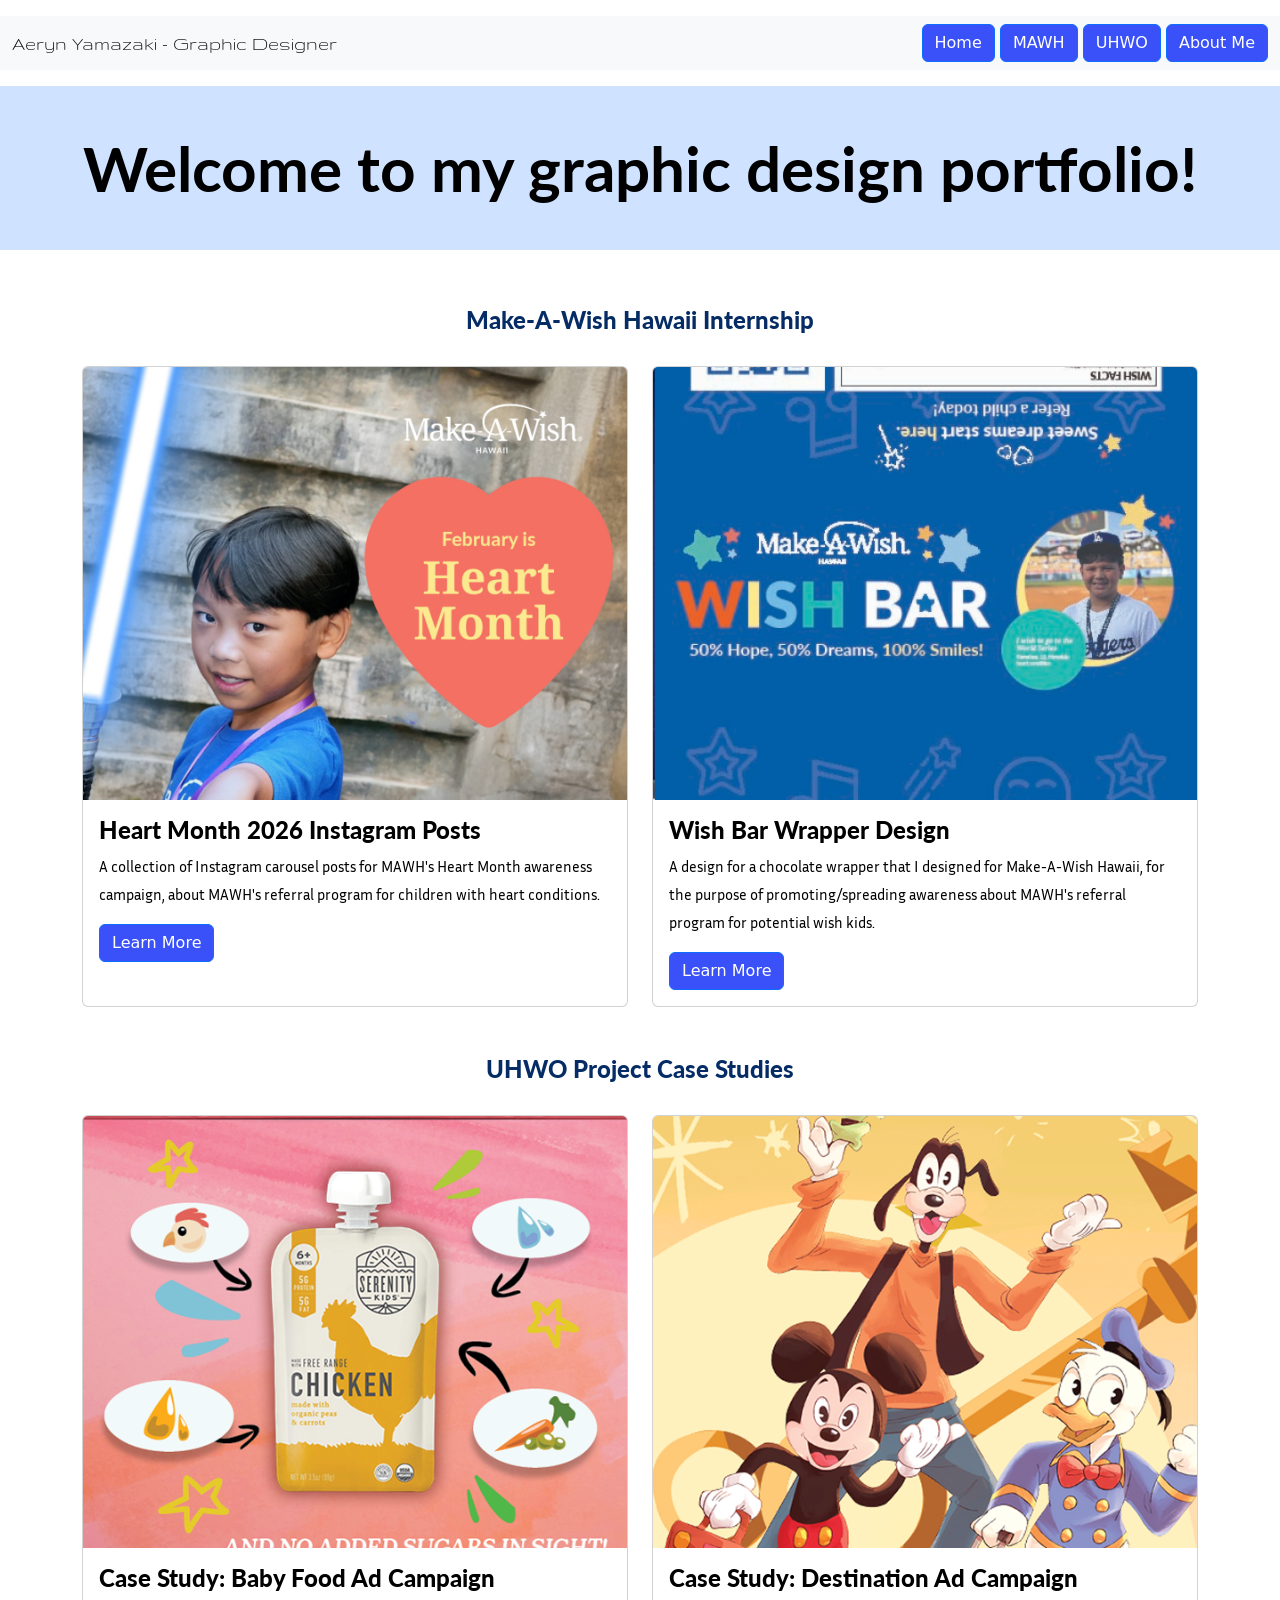
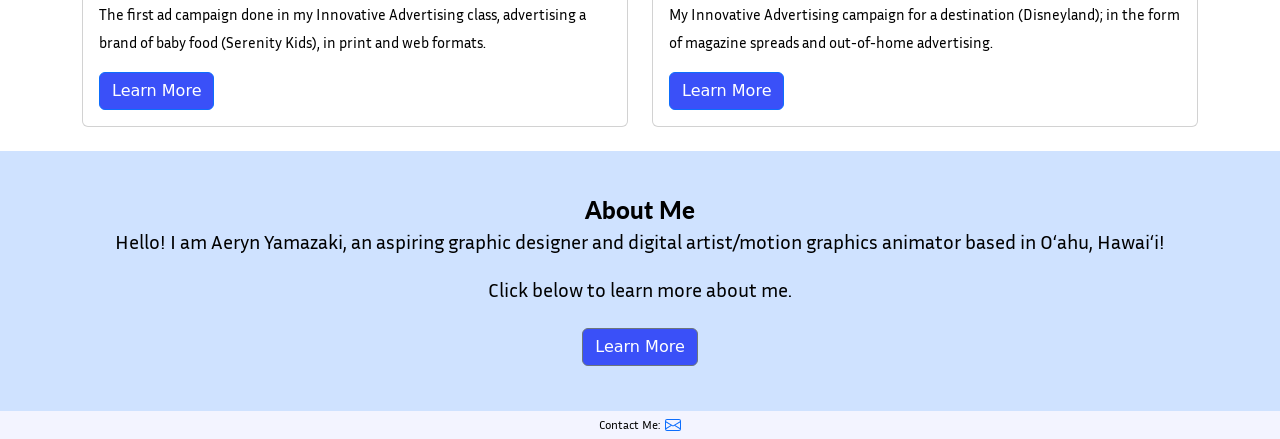
<file: index.html>
<!DOCTYPE html>
<html lang="en">
<head>
    <!-- REQUIRED: Meta Tags -->
    <meta charset="UTF-8">
    <meta name="viewport" content="width=device-width, initial-scale=1.0">

    <!-- REQUIRED: Page Title -->
    <title>Art of AY</title>

    <!-- REQUIRED: Bootstrap CSS -->
    <link href="https://cdn.jsdelivr.net/npm/bootstrap@5.3.3/dist/css/bootstrap.min.css" rel="stylesheet" integrity="sha384-QWTKZyjpPEjISv5WaRU9OFeRpok6YctnYmDr5pNlyT2bRjXh0JMhjY6hW+ALEwIH" crossorigin="anonymous">

    <!-- REQUIRED: Your Custom CSS-->
    <link rel="stylesheet" href="css/style.css">
  
    <!-- REQUIRED: Google Font API -->
      <link rel="preconnect" href="https://fonts.googleapis.com">
      <link rel="preconnect" href="https://fonts.gstatic.com" crossorigin>
      <link href="https://fonts.googleapis.com/css2?family=Gruppo&display=swap" rel="stylesheet">    


      <link rel="preconnect" href="https://fonts.googleapis.com">
      <link rel="preconnect" href="https://fonts.gstatic.com" crossorigin>
      <link href="https://fonts.googleapis.com/css2?family=Lato:ital,wght@0,100;0,300;0,400;0,700;0,900;1,100;1,300;1,400;1,700;1,900&display=swap" rel="stylesheet">


      <link rel="preconnect" href="https://fonts.googleapis.com">
      <link rel="preconnect" href="https://fonts.gstatic.com" crossorigin>
      <link href="https://fonts.googleapis.com/css2?family=Inria+Sans:ital,wght@0,300;0,400;0,700;1,300;1,400;1,700&display=swap" rel="stylesheet">


</head>

<body>
    <!-- Content will go here -->
<!-- Start of Header Section -->
<header class="py-3">
   <nav class="navbar navbar-expand-lg navbar-light bg-light">
  <div class="container-fluid">
    <a class="navbar-brand" href="index.html">Aeryn Yamazaki - Graphic Designer</a>
    <button class="navbar-toggler" type="button" data-bs-toggle="collapse" data-bs-target="#navbarSupportedContent" aria-controls="navbarSupportedContent" aria-expanded="false" aria-label="Toggle navigation">
      <span class="navbar-toggler-icon"></span>
    </button>

    <div class="collapse navbar-collapse" id="navbarSupportedContent" style="justify-content: end;">
      <div class="d-grid gap-3 d-md-block" style="justify-content: end;">
  <a class="btn btn-primary" href="index.html">Home</a>
  <a class="btn btn-primary" href="mawh1.html">MAWH</a>
    <a class="btn btn-primary" href="uhwo1.html">UHWO</a>
  <a class="btn btn-primary" href="aboutme.html">About Me</a>
</div>
        

  </div>
</nav>

</header>

<!-- End of Header Section -->

<!-- Start of Hero Section -->
<section class="hero">
  <h1>Welcome to my graphic design portfolio!</h1>
</section>
<!-- End of Hero Section -->

<br>
<br>

<!-- MAWH Projects Listing -->
 <h2>Make-A-Wish Hawaii Internship</h2>
<br>

<section class="mawh projects">
  <div class="container">
  <div class="row">
    <div class="col">
      <!-- Start of Heart Month Section -->
<div class="card h-100">
  <img src="images/Heart Month 2026 Post Thumbnail.png" class="card-img-top" alt="Heart Month 2026 Thumbnail">
  <div class="card-body">
    <h3>Heart Month 2026 Instagram Posts</h3>
    <p class="card-text">A collection of Instagram carousel posts for MAWH's Heart Month awareness campaign, about MAWH's referral program for children with heart conditions.</p>
    <a href="mawh1.html" class="btn btn-primary">Learn More</a>
  </div>
</div>
<!-- End of Heart Month Section -->
    </div>
    <div class="col">
      <!-- Start of Cheers Section -->
<div class="card">
  <img src="images/Wish Bar Thumbnail.png" class="card-img-top" alt="Wish Bar Thumbnail">
  <div class="card-body">
    <h3>Wish Bar Wrapper Design</h3>
    <p class="card-text"> A design for a chocolate wrapper that I designed for Make-A-Wish Hawaii, for the purpose of promoting/spreading awareness about MAWH's referral program for  potential wish kids.</p>
    <a href="mawh2.html" class="btn btn-primary">Learn More</a>
  </div>
</div>
 <!-- End of Cheers Section -->
    </div>
  </div>
</div>
</section>

<br>
<br>

<section> 
   <h2>UHWO Project Case Studies</h2>
<br>
  <!-- Start of UHWO Section -->
   <div class="container">
  <div class="row">
    <div class="col">
      <!-- Start of Baby Food Case Study -->
 <div class="card">
  <img src="images/UHWO Baby Food Campaign Thumbnail.png" class="card-img-top" alt="Baby Food Ad Thumbnail">
  <div class="card-body">
    <h3>Case Study: Baby Food Ad Campaign</h3>
    <p class="card-text">The first ad campaign done in my Innovative Advertising class, advertising a brand of baby food (Serenity Kids), in print and web formats.  </p>
    <a href="uhwo1.html" class="btn btn-primary">Learn More</a>
  </div>
</div>
<!-- End of Baby Food Case Study -->
    </div>
    <div class="col">
      <!-- Start of Disney Case Study -->
 <div class="card">
  <img src="images/UHWO Disney Thumbnail.png" class="card-img-top" alt="Disney Ad Thumbnail">
  <div class="card-body">
    <h3>Case Study: Destination Ad Campaign</h3>
    <p class="card-text">My Innovative Advertising campaign for a destination (Disneyland); in the form of magazine spreads and out-of-home advertising.</p>
    <a href="uhwo2.html" class="btn btn-primary">Learn More</a>
  </div>
</div>
 <!-- End of Disney Case Study -->
    </div>
  </div>
</div>
<!-- End of UHWO Section -->
</section>

<!-- End of Projects Listig -->

<br>

<!-- Start of About Me Section -->
<section class="AboutMe">
  <h4>About Me</h4>
  <div class="text" style="text-align: center;">
<p2>Hello! I am Aeryn Yamazaki, an aspiring graphic designer and digital artist/motion graphics animator based in O‘ahu, Hawai‘i!</p2>
<br>
<br>
<p2> Click below to learn more about me.</p2>
  </div>
     <br>
     <div class="d-flex justify-content-center">
      <a href="aboutme.html"><button type="button"class="btn btn-secondary">Learn More</button></a> </div>
</section>
<!-- End of About Me Section -->

<!-- Start of Footer -->
<footer class="footer">
  <div class="text" style="text-align: center;">
<p3>Contact Me:</p3>
<a href="mailto: aeryny27@gmail.com"> 
 <svg xmlns="http://www.w3.org/2000/svg" width="16" height="16" fill="currentColor" class="bi bi-envelope" viewBox="0 0 16 16">
  <path d="M0 4a2 2 0 0 1 2-2h12a2 2 0 0 1 2 2v8a2 2 0 0 1-2 2H2a2 2 0 0 1-2-2zm2-1a1 1 0 0 0-1 1v.217l7 4.2 7-4.2V4a1 1 0 0 0-1-1zm13 2.383-4.708 2.825L15 11.105zm-.034 6.876-5.64-3.471L8 9.583l-1.326-.795-5.64 3.47A1 1 0 0 0 2 13h12a1 1 0 0 0 .966-.741M1 11.105l4.708-2.897L1 5.383z"/>
</svg>

</a>
  </div>
</footer>
<!-- End of Footer Section -->


    <!-- REQUIRED: Javascript -->
    <script src="https://cdn.jsdelivr.net/npm/bootstrap@5.3.3/dist/js/bootstrap.bundle.min.js" integrity="sha384-YvpcrYf0tY3lHB60NNkmXc5s9fDVZLESaAA55NDzOxhy9GkcIdslK1eN7N6jIeHz" crossorigin="anonymous"></script>
</body>

</html>
</file>
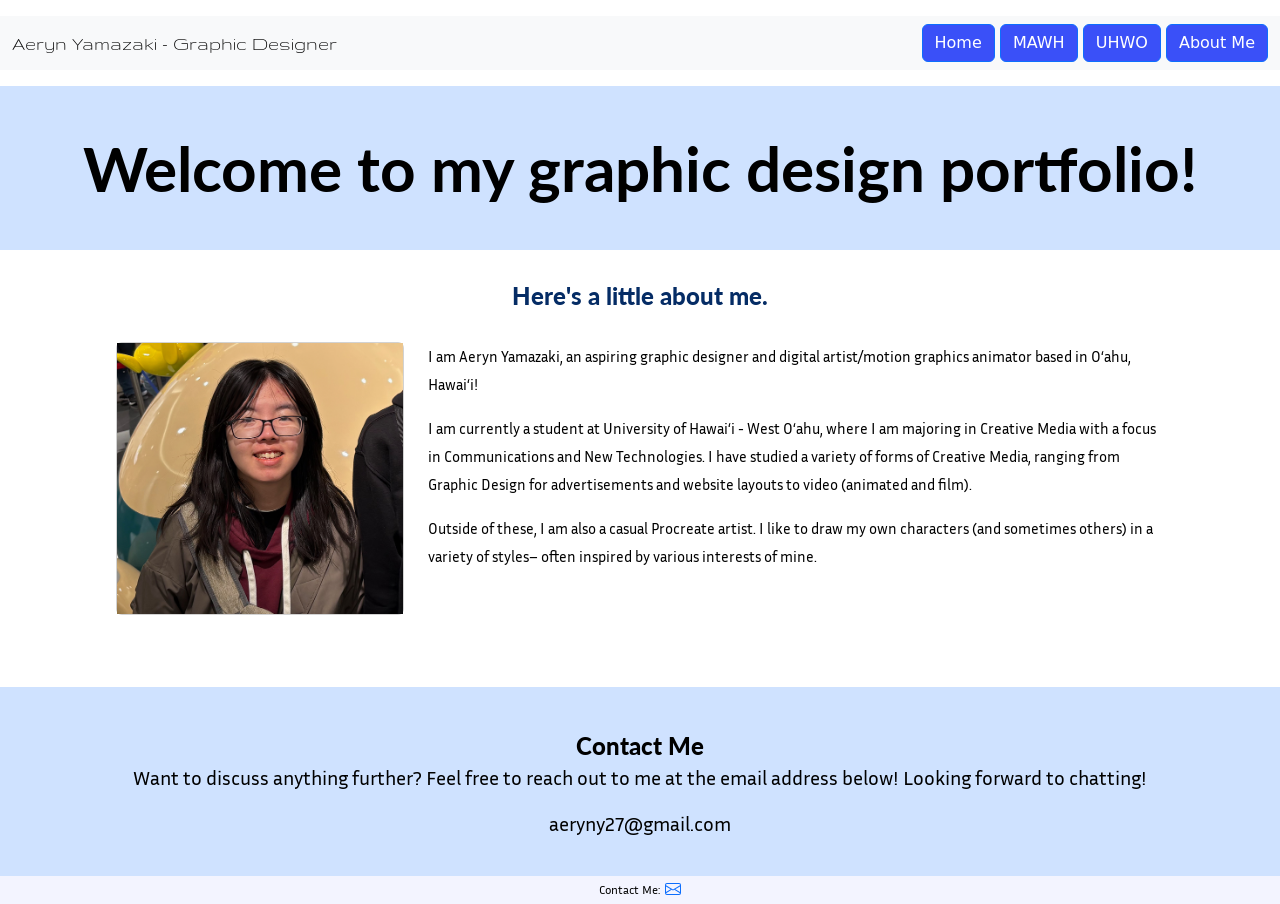
<file: aboutme.html>
<!DOCTYPE html>
<html lang="en">
<head>
    <!-- REQUIRED: Meta Tags -->
    <meta charset="UTF-8">
    <meta name="viewport" content="width=device-width, initial-scale=1.0">

    <!-- REQUIRED: Page Title -->
    <title>Art of AY</title>

    <!-- REQUIRED: Bootstrap CSS -->
    <link href="https://cdn.jsdelivr.net/npm/bootstrap@5.3.3/dist/css/bootstrap.min.css" rel="stylesheet" integrity="sha384-QWTKZyjpPEjISv5WaRU9OFeRpok6YctnYmDr5pNlyT2bRjXh0JMhjY6hW+ALEwIH" crossorigin="anonymous">

    <!-- REQUIRED: Your Custom CSS-->
    <link rel="stylesheet" href="css/style.css">

    <!-- REQUIRED: Google Font API -->
    <link href="https://fonts.googleapis.com/css2?family=Sora:wght@400;700&display=swap" rel="stylesheet">
    <link rel="preconnect" href="https://fonts.googleapis.com">
      <link rel="preconnect" href="https://fonts.gstatic.com" crossorigin>
      <link href="https://fonts.googleapis.com/css2?family=Gruppo&display=swap" rel="stylesheet">    


      <link rel="preconnect" href="https://fonts.googleapis.com">
      <link rel="preconnect" href="https://fonts.gstatic.com" crossorigin>
      <link href="https://fonts.googleapis.com/css2?family=Lato:ital,wght@0,100;0,300;0,400;0,700;0,900;1,100;1,300;1,400;1,700;1,900&display=swap" rel="stylesheet">


      <link rel="preconnect" href="https://fonts.googleapis.com">
      <link rel="preconnect" href="https://fonts.gstatic.com" crossorigin>
      <link href="https://fonts.googleapis.com/css2?family=Inria+Sans:ital,wght@0,300;0,400;0,700;1,300;1,400;1,700&display=swap" rel="stylesheet">
</head>

<body>
    <!-- Content will go here -->
<!-- Start of Header Section -->
<header class="py-3">
   <nav class="navbar navbar-expand-lg navbar-light bg-light">
  <div class="container-fluid">
    <a class="navbar-brand" href="index.html">Aeryn Yamazaki - Graphic Designer</a>
    <button class="navbar-toggler" type="button" data-bs-toggle="collapse" data-bs-target="#navbarSupportedContent" aria-controls="navbarSupportedContent" aria-expanded="false" aria-label="Toggle navigation">
      <span class="navbar-toggler-icon"></span>
    </button>
    <div class="collapse navbar-collapse" id="navbarSupportedContent" style="justify-content: end;">
      <div class="d-grid gap-3 d-md-block" style="justify-content: end;">
  <a class="btn btn-primary" href="index.html">Home</a>
  <a class="btn btn-primary" href="mawh1.html">MAWH</a>
    <a class="btn btn-primary" href="uhwo1.html">UHWO</a>
  <a class="btn btn-primary" href="aboutme.html">About Me</a>
</div>
        

  </div>
</nav>

</header>


<!-- End of Header Section -->

<!-- Start of Hero Section -->
<section class="hero">
  <h1>Welcome to my graphic design portfolio!</h1>
</section>
<!-- End of Hero Section -->
<br>

<h2>Here's a little about me.</h2>

<br>

      <div class="container">
  <div class="row row-cols-auto" style="justify-content: center;">
    <div class="col"> <div class="card" style="width: 18rem;">
       <img src="images/Aeryn MAWH Intro Photo 1.png" alt="Aeryn Yamazaki">

    </div>

    <div class="row">
        <div class="col-sm-2"></div>
    </div>

<br>

    </div>
    <div class="col-sm-8"> <div class="text" style="margin-right: auto;"></div>
     <p>I am Aeryn Yamazaki, an aspiring graphic designer and digital artist/motion graphics animator based in O‘ahu, Hawai‘i!</p>
      <p>I am currently a student at University of Hawai‘i - West O‘ahu, where I am majoring in Creative Media with a focus in Communications and New Technologies. I have studied a variety of forms of Creative Media, ranging from Graphic Design for advertisements and website layouts to video (animated and film). </p>
   <p>Outside of these, I am also a casual Procreate artist. I like to draw my own characters (and sometimes others) in a variety of styles– often inspired by various interests of mine. </p>
    </div>
  </div>
  </div>
</div>

</div>
</div>
</div>
</div>

<br>
<br>

<!-- Start of Contact Me Section -->
<section class="AboutMe">
  <div class="text" style="text-align: center;">
 <h4>Contact Me</h4>
  <p2>Want to discuss anything further? Feel free to reach out to me at the email address below! Looking forward to chatting!</p2>
     <br>
     <br>
     <div class="d-flex justify-content-center">
      
<p2>aeryny27@gmail.com</p2>

  </div>

</section>
<!-- End of Contact Me Section -->

<!-- Start of Footer -->
<footer class="footer">
  <div class="text" style="text-align: center;">
<p3>Contact Me:</p3>
<a href="mailto: aeryny27@gmail.com"> 
 <svg xmlns="http://www.w3.org/2000/svg" width="16" height="16" fill="currentColor" class="bi bi-envelope" viewBox="0 0 16 16">
  <path d="M0 4a2 2 0 0 1 2-2h12a2 2 0 0 1 2 2v8a2 2 0 0 1-2 2H2a2 2 0 0 1-2-2zm2-1a1 1 0 0 0-1 1v.217l7 4.2 7-4.2V4a1 1 0 0 0-1-1zm13 2.383-4.708 2.825L15 11.105zm-.034 6.876-5.64-3.471L8 9.583l-1.326-.795-5.64 3.47A1 1 0 0 0 2 13h12a1 1 0 0 0 .966-.741M1 11.105l4.708-2.897L1 5.383z"/>
</svg>

</a>
  </div>
</footer>
<!-- End of Footer Section -->

    <!-- REQUIRED: Javascript -->
    <script src="https://cdn.jsdelivr.net/npm/bootstrap@5.3.3/dist/js/bootstrap.bundle.min.js" integrity="sha384-YvpcrYf0tY3lHB60NNkmXc5s9fDVZLESaAA55NDzOxhy9GkcIdslK1eN7N6jIeHz" crossorigin="anonymous"></script>
</body>

</html>
</file>
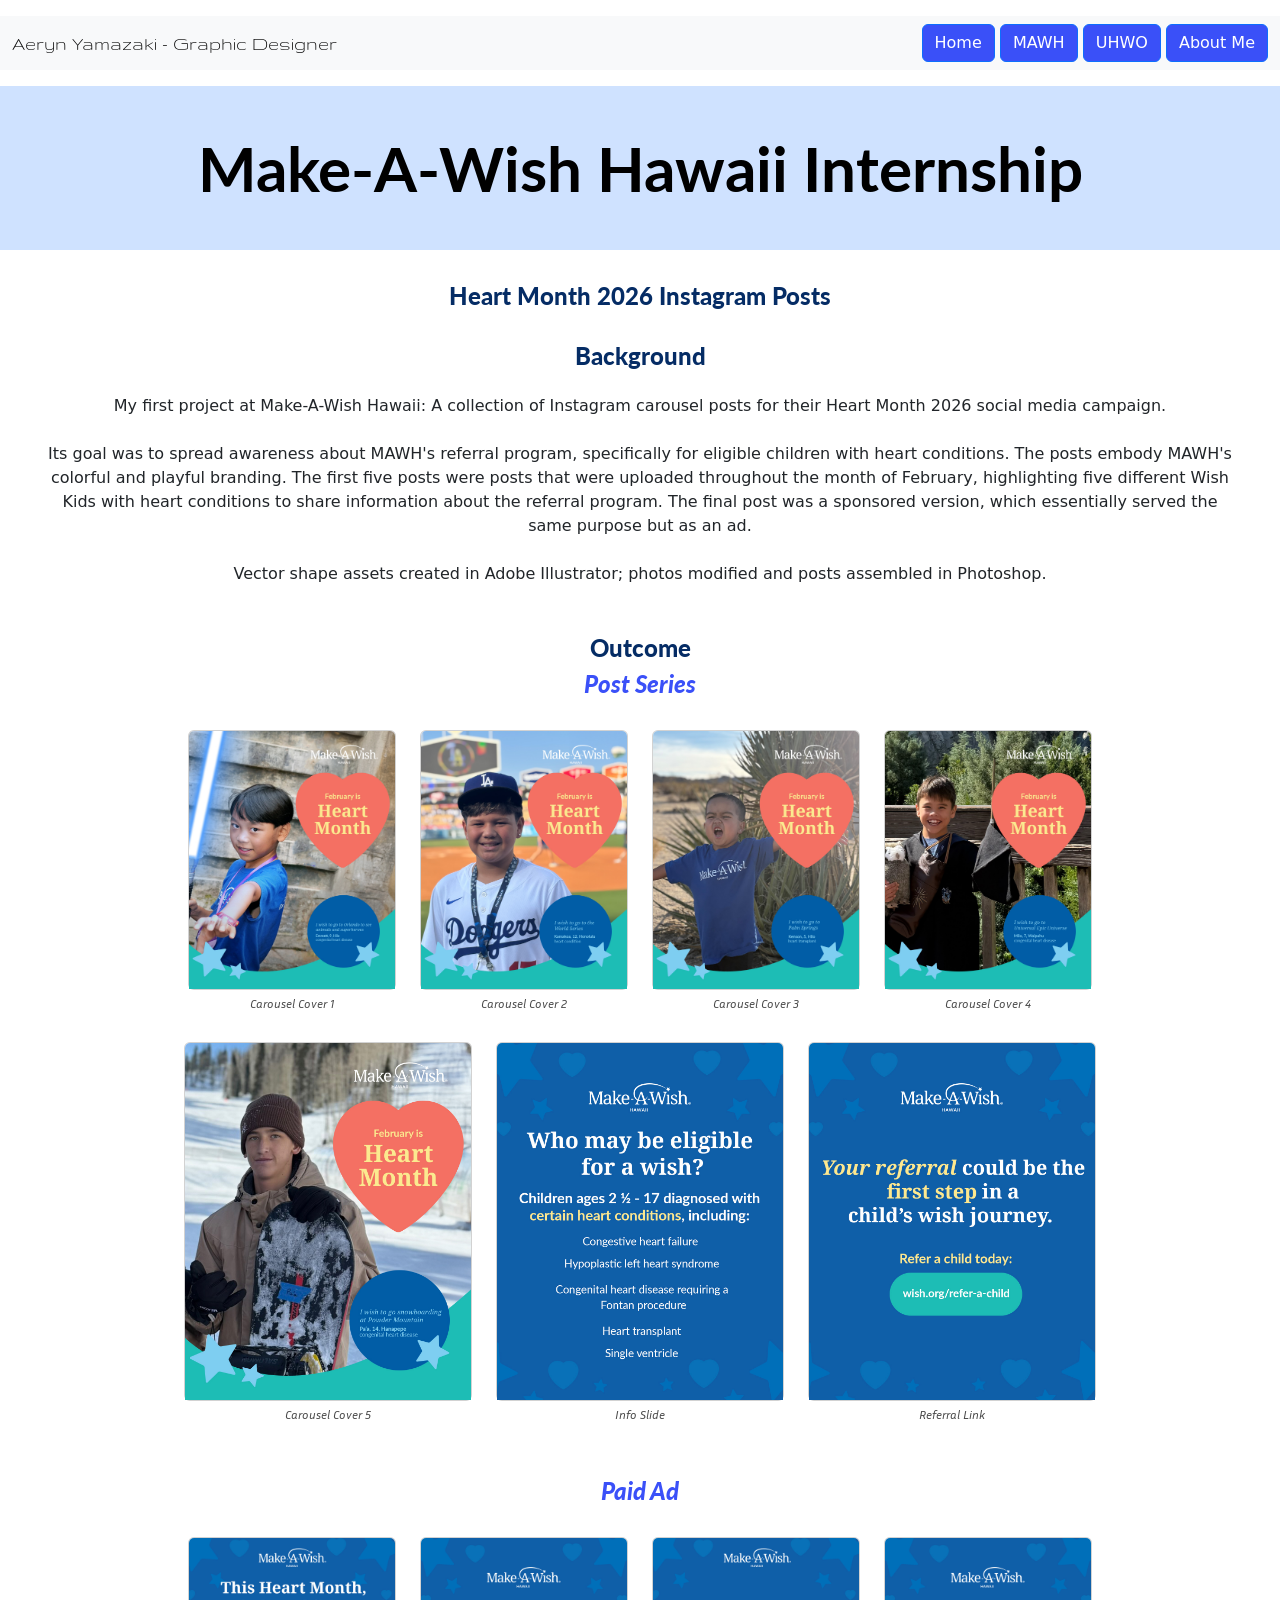
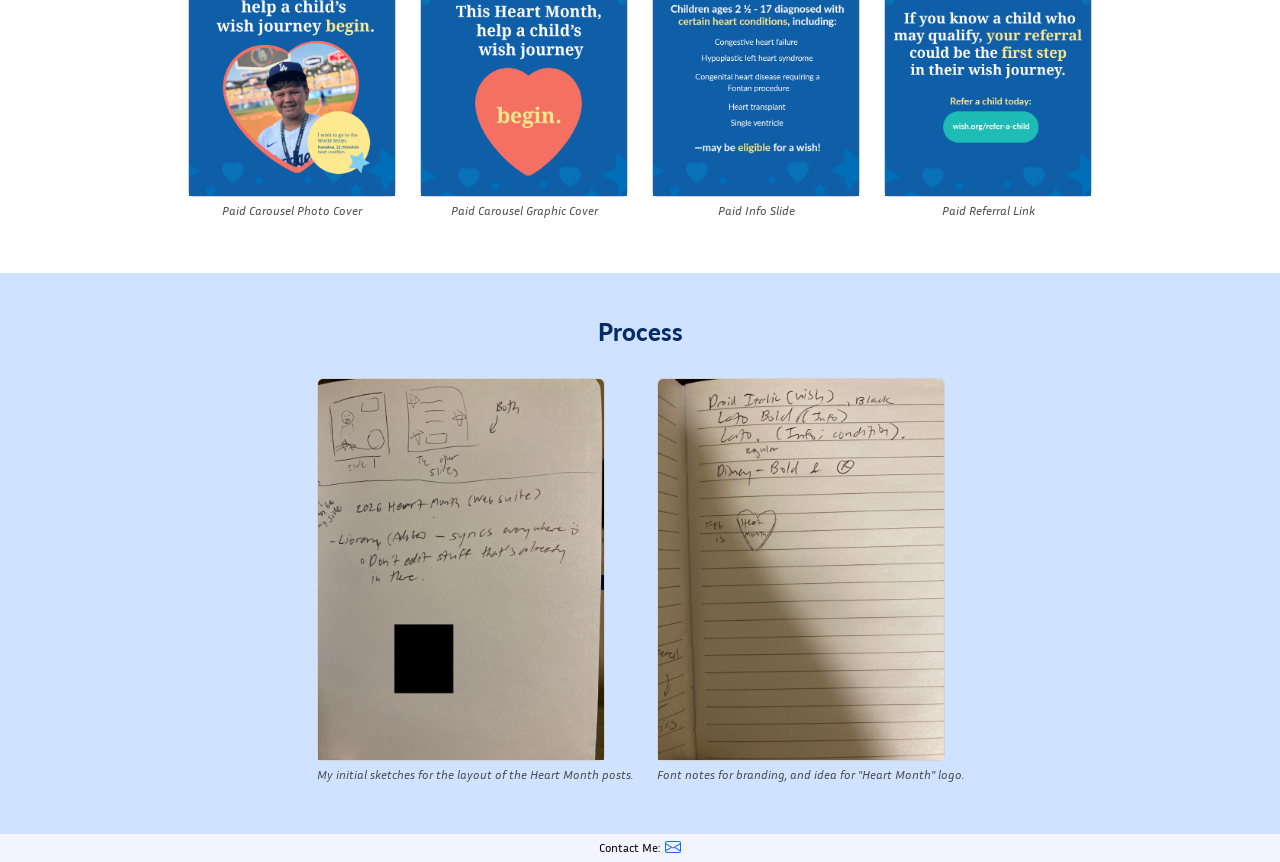
<file: mawh1.html>
<!DOCTYPE html>
<html lang="en">
<head>
    <!-- REQUIRED: Meta Tags -->
    <meta charset="UTF-8">
    <meta name="viewport" content="width=device-width, initial-scale=1.0">

    <!-- REQUIRED: Page Title -->
    <title>Art of AY</title>

    <!-- REQUIRED: Bootstrap CSS -->
    <link href="https://cdn.jsdelivr.net/npm/bootstrap@5.3.3/dist/css/bootstrap.min.css" rel="stylesheet" integrity="sha384-QWTKZyjpPEjISv5WaRU9OFeRpok6YctnYmDr5pNlyT2bRjXh0JMhjY6hW+ALEwIH" crossorigin="anonymous">

    <!-- REQUIRED: Your Custom CSS-->
    <link rel="stylesheet" href="css/style.css">

    <!-- REQUIRED: Google Font API -->
    <link href="https://fonts.googleapis.com/css2?family=Sora:wght@400;700&display=swap" rel="stylesheet">
    <link rel="preconnect" href="https://fonts.googleapis.com">
      <link rel="preconnect" href="https://fonts.gstatic.com" crossorigin>
      <link href="https://fonts.googleapis.com/css2?family=Gruppo&display=swap" rel="stylesheet">    


      <link rel="preconnect" href="https://fonts.googleapis.com">
      <link rel="preconnect" href="https://fonts.gstatic.com" crossorigin>
      <link href="https://fonts.googleapis.com/css2?family=Lato:ital,wght@0,100;0,300;0,400;0,700;0,900;1,100;1,300;1,400;1,700;1,900&display=swap" rel="stylesheet">


      <link rel="preconnect" href="https://fonts.googleapis.com">
      <link rel="preconnect" href="https://fonts.gstatic.com" crossorigin>
      <link href="https://fonts.googleapis.com/css2?family=Inria+Sans:ital,wght@0,300;0,400;0,700;1,300;1,400;1,700&display=swap" rel="stylesheet">
</head>

<body>
    <!-- Content will go here -->
<!-- Start of Header Section -->
<header class="py-3">
   <nav class="navbar navbar-expand-lg navbar-light bg-light">
  <div class="container-fluid">
    <a class="navbar-brand" href="index.html">Aeryn Yamazaki - Graphic Designer</a>
    <button class="navbar-toggler" type="button" data-bs-toggle="collapse" data-bs-target="#navbarSupportedContent" aria-controls="navbarSupportedContent" aria-expanded="false" aria-label="Toggle navigation">
      <span class="navbar-toggler-icon"></span>
    </button>
    <div class="collapse navbar-collapse" id="navbarSupportedContent" style="justify-content: end;">
      <div class="d-grid gap-3 d-md-block" style="justify-content: end;">
  <a class="btn btn-primary" href="index.html">Home</a>
  <a class="btn btn-primary" href="mawh2.html">MAWH</a>
    <a class="btn btn-primary" href="uhwo1.html">UHWO</a>
  <a class="btn btn-primary" href="aboutme.html">About Me</a>
</div>
        

  </div>
</nav>

</header>
<!-- End of Header Section -->

<!-- Start of Hero Section -->
<section class="hero">
  <h1>Make-A-Wish Hawaii Internship</h1>
</section>
<!-- End of Hero Section -->

<br>

<h2>Heart Month 2026 Instagram Posts</h2>

<br>

<h2> Background</h2>

<section>

<div class="m-4">
 <div class="text" style="text-align: center;">


<p1>My first project at Make-A-Wish Hawaii: A collection of Instagram carousel posts for their Heart Month 2026 social media campaign.
<br>


<div class="m-4">


<p1> Its goal was to spread awareness about MAWH's referral program, specifically for eligible children with heart conditions. The posts embody MAWH's colorful and playful branding.
The first five posts were posts that were uploaded throughout the month of February, highlighting five different Wish Kids with heart conditions to share information about the referral program. The final post was a sponsored version, which essentially served the same purpose but as an ad. </p1>
<br>


<div class="m-4">
<p1>Vector shape assets created in Adobe Illustrator; photos modified and posts assembled in Photoshop.</p1>
<br>
<br>

</div>
</section>

<h2> Outcome</h2>
<h5>Post Series</h5>
<br>

<!-- Start of First Post Series Row -->
 <section>

<div class="container">
 <div class="row row-cols-auto" style="justify-content: center;">
   <div class="col"><div class="card" style="width: 13rem;">
 <img src="images/2026 Heart Month Emmett copy.jpg" class="card-img-top" alt="Emmett HM Cover">
 </div>
 <div class="text" style="text-align: center;">
<p4>Carousel Cover 1</p4>
 </div>
</div>

<div class="col"><div class="card" style="width: 13rem;">
 <img src="images/2026 Heart Month Kamakoa copy.jpg" class="card-img-top" alt="Kamakoa HM Cover">
 </div>
 <div class="text" style="text-align: center;">
<p4> Carousel Cover 2</p4>
 </div>
</div>

<div class="col"><div class="card" style="width: 13rem;">
 <img src="images/2026 Heart Month Kenson copy.jpg" class="card-img-top" alt="Kenson HM Cover">
 </div>
 <div class="text" style="text-align: center;">
<p4>Carousel Cover 3</p4>
 </div>
</div>

   <div class="col"><div class="card" style="width: 13rem;">
 <img src="images/2026 Heart Month Milo copy.jpg" class="card-img-top" alt="Milo HM Cover">
 </div>
 <div class="text" style="text-align: center;">
<p4> Carousel Cover 4</p4>
 </div>
</div>
 </div>
</div>


<!-- End of First Post Series Row -->

  </div>



 </section>

<br>

<!-- Start of Second Post Series Row -->
<section>

<div class="container">
 <div class="row row-cols-auto" style="justify-content: center;">
   <div class="col"><div class="card" style="width: 18rem;">
 <img src="images/2026 Heart Month Paa copy.jpg" class="card-img-top" alt="Paa HM Cover">
 </div>
 <div class="text" style="text-align: center;">
<p4>Carousel Cover 5</p4>
 </div>
</div>

   <div class="col"><div class="card" style="width: 18rem;">
 <img src="images/2026 Heart Month Eligibility copy.jpg" class="card-img-top" alt="Regular Eligibility Slide">
 </div>
 <div class="text" style="text-align: center;">
<p4>Info Slide</p4>
 </div>
</div>

   <div class="col"><div class="card" style="width: 18rem;">
 <img src="images/2026 Heart Month Referral Link copy.jpg" class="card-img-top" alt="Regular Referral Slide">
 </div>
 <div class="text" style="text-align: center;">
<p4>Referral Link</p4>
 </div>
</div>


</div>


<!-- End of Second Post Series Row -->


</section>

<br>
<br>

<h5>Paid Ad</h5>
<br>

<section>


<!-- Start of Paid Ad Row -->


<div class="container">
 <div class="row row-cols-auto" style="justify-content: center;">
   <div class="col"><div class="card" style="width: 13rem;">
 <img src="images/2026 Heart Month Paid Ad Photo copy.jpg" class="card-img-top" alt="Kamakoa Paid Ad Cover">
</div>
<div class="text" style="text-align: center;">
<p4>Paid Carousel Photo Cover</p4>
</div>
</div>

   <div class="col"><div class="card" style="width: 13rem;">
 <img src="images/2026 Heart Month Paid Ad Graphic copy.jpg" class="card-img-top" alt="Heart Graphic Paid Ad Cover">
</div>
<div class="text" style="text-align: center;">
<p4>Paid Carousel Graphic Cover</p4>
</div>
</div>
  
<div class="col"><div class="card" style="width: 13rem;">
 <img src="images/2026 Heart Month Paid Eligibility copy.jpg" class="card-img-top" alt="Paid Ad Eligibility Slide">
</div>
<div class="text" style="text-align: center;">
<p4>Paid Info Slide</p4>
</div>
</div>

   <div class="col"><div class="card" style="width: 13rem;">
 <img src="images/2026 Heart Month Paid Referral Link copy.jpg" class="card-img-top" alt="Paid Ad Referral Slide">
</div>
<div class="text" style="text-align: center;">
<p4>Paid Referral Link</p4>
</div>
</div>
 </div>
</div>


<!-- End of Paid Ad Row -->

</section>

<br>
<br>


<!-- Start of Process Section -->
<section class="Process"> 

<h2>Process</h2>
<br>

<div class="container">
  <div class="row row-cols-auto" style="justify-content: center;">
    <div class="col"><div class="card" style="width: 18rem;">
  <img src="images/heart month process 1.JPG" class="card-img-top" alt="Heart Month Process Photo 1">
</div>
<div class="text" style="text-align: center;">
<p4>My initial sketches for the layout of the Heart Month posts.</p4>
</div>
</div>
    
<div class="col"><div class="card" style="width: 18rem;">
  <img src="images/heart month process 2.JPG" class="card-img-top" alt="Heart Month Process Photo 2">
</div>
<div class="text" style="text-align: center;">
<p4>Font notes for branding, and idea for "Heart Month" logo.</p4>
</div>
</div>
   
  </div>
</div>

</section>

<!-- End of Process Section -->

<!-- Start of Footer -->
<footer class="footer">
  <div class="text" style="text-align: center;">
<p3>Contact Me:</p3>
<a href="mailto: aeryny27@gmail.com"> 
 <svg xmlns="http://www.w3.org/2000/svg" width="16" height="16" fill="currentColor" class="bi bi-envelope" viewBox="0 0 16 16">
  <path d="M0 4a2 2 0 0 1 2-2h12a2 2 0 0 1 2 2v8a2 2 0 0 1-2 2H2a2 2 0 0 1-2-2zm2-1a1 1 0 0 0-1 1v.217l7 4.2 7-4.2V4a1 1 0 0 0-1-1zm13 2.383-4.708 2.825L15 11.105zm-.034 6.876-5.64-3.471L8 9.583l-1.326-.795-5.64 3.47A1 1 0 0 0 2 13h12a1 1 0 0 0 .966-.741M1 11.105l4.708-2.897L1 5.383z"/>
</svg>

</a>
  </div>
</footer>
<!-- End of Footer Section -->

    <!-- REQUIRED: Javascript -->
    <script src="https://cdn.jsdelivr.net/npm/bootstrap@5.3.3/dist/js/bootstrap.bundle.min.js" integrity="sha384-YvpcrYf0tY3lHB60NNkmXc5s9fDVZLESaAA55NDzOxhy9GkcIdslK1eN7N6jIeHz" crossorigin="anonymous"></script>
</body>

</html>
</file>
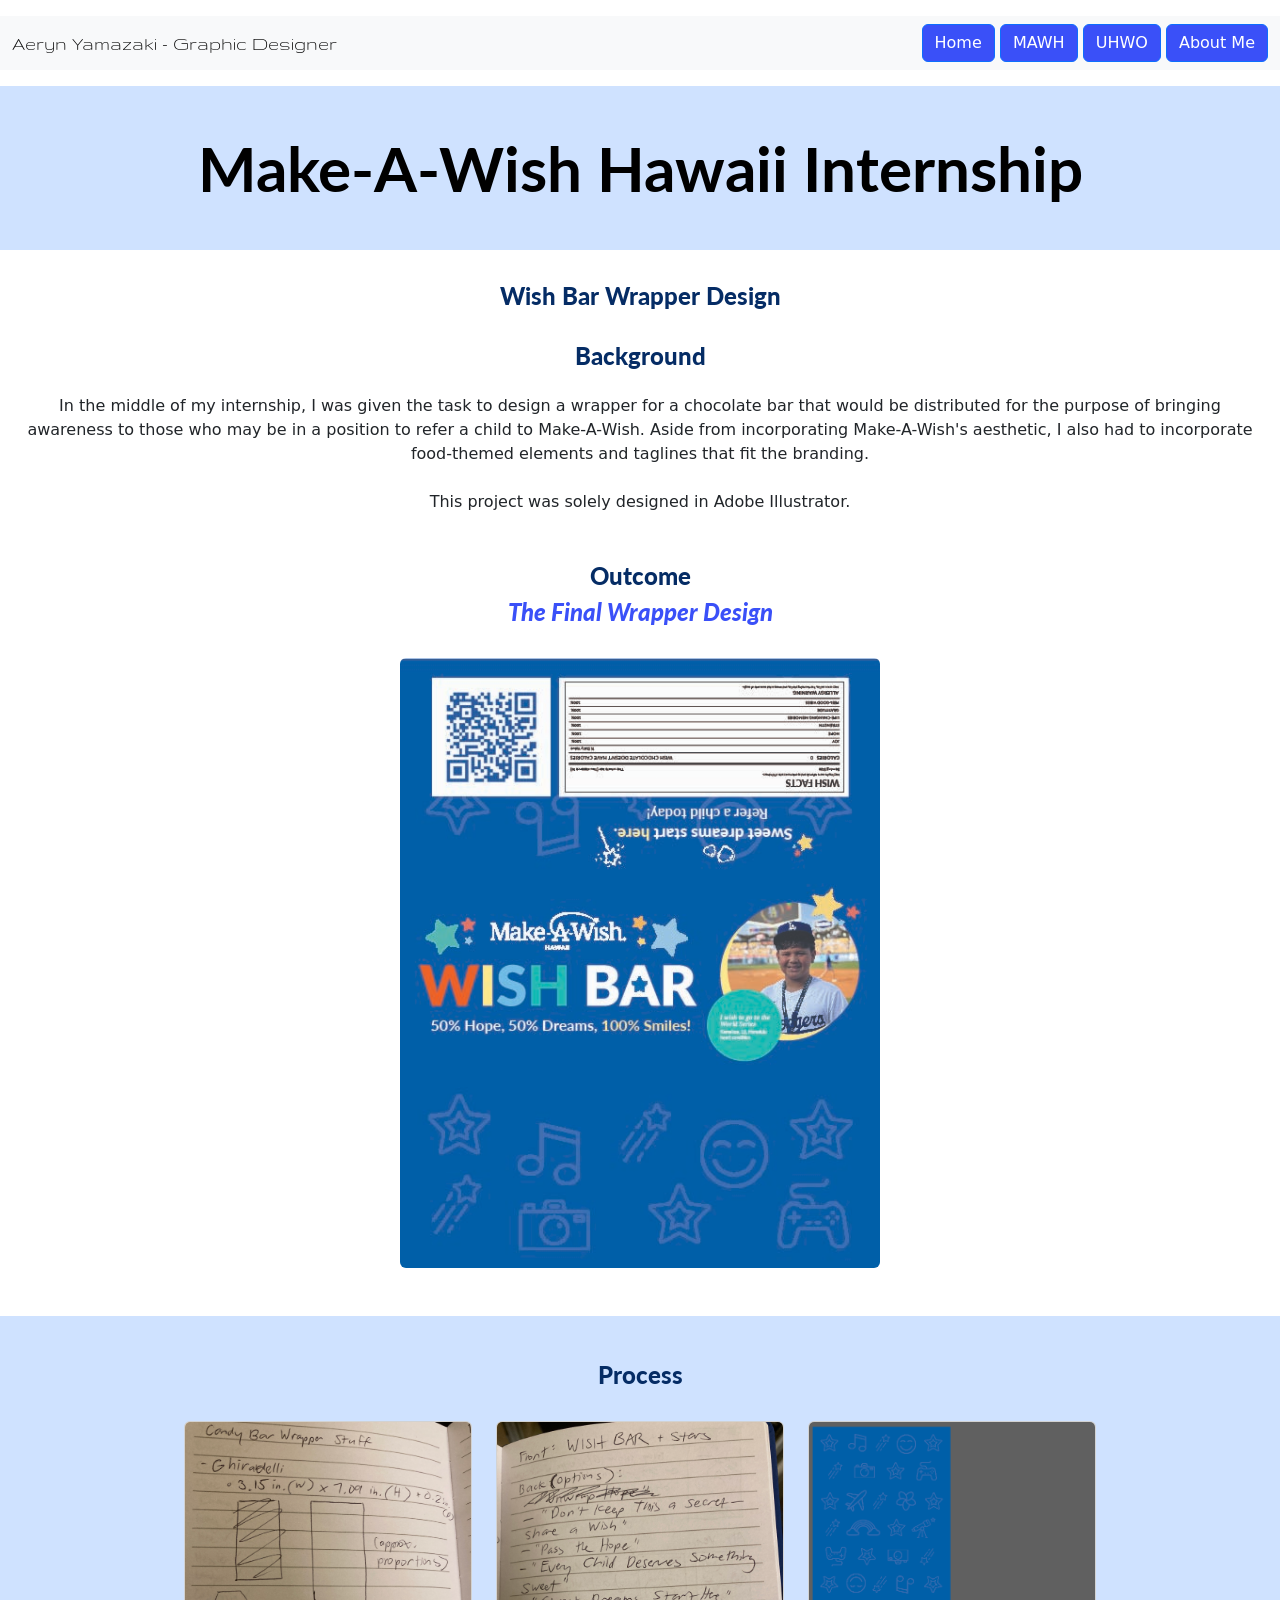
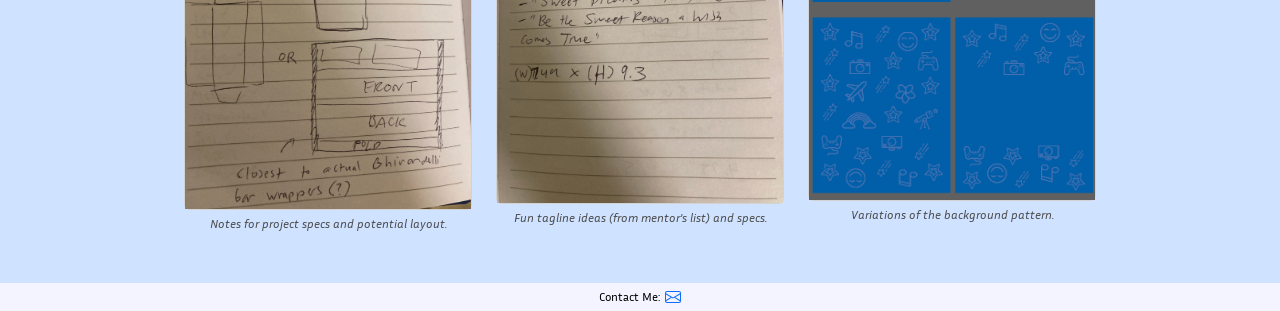
<file: mawh2.html>
<!DOCTYPE html>
<html lang="en">
<head>
    <!-- REQUIRED: Meta Tags -->
    <meta charset="UTF-8">
    <meta name="viewport" content="width=device-width, initial-scale=1.0">

    <!-- REQUIRED: Page Title -->
    <title>Art of AY</title>

    <!-- REQUIRED: Bootstrap CSS -->
    <link href="https://cdn.jsdelivr.net/npm/bootstrap@5.3.3/dist/css/bootstrap.min.css" rel="stylesheet" integrity="sha384-QWTKZyjpPEjISv5WaRU9OFeRpok6YctnYmDr5pNlyT2bRjXh0JMhjY6hW+ALEwIH" crossorigin="anonymous">

    <!-- REQUIRED: Your Custom CSS-->
    <link rel="stylesheet" href="css/style.css">

    <!-- REQUIRED: Google Font API -->
    <link href="https://fonts.googleapis.com/css2?family=Sora:wght@400;700&display=swap" rel="stylesheet">
    <link rel="preconnect" href="https://fonts.googleapis.com">
      <link rel="preconnect" href="https://fonts.gstatic.com" crossorigin>
      <link href="https://fonts.googleapis.com/css2?family=Gruppo&display=swap" rel="stylesheet">    


      <link rel="preconnect" href="https://fonts.googleapis.com">
      <link rel="preconnect" href="https://fonts.gstatic.com" crossorigin>
      <link href="https://fonts.googleapis.com/css2?family=Lato:ital,wght@0,100;0,300;0,400;0,700;0,900;1,100;1,300;1,400;1,700;1,900&display=swap" rel="stylesheet">


      <link rel="preconnect" href="https://fonts.googleapis.com">
      <link rel="preconnect" href="https://fonts.gstatic.com" crossorigin>
      <link href="https://fonts.googleapis.com/css2?family=Inria+Sans:ital,wght@0,300;0,400;0,700;1,300;1,400;1,700&display=swap" rel="stylesheet">
</head>

<body>
    <!-- Content will go here -->
<!-- Start of Header Section -->
<header class="py-3">
   <nav class="navbar navbar-expand-lg navbar-light bg-light">
  <div class="container-fluid">
    <a class="navbar-brand" href="index.html">Aeryn Yamazaki - Graphic Designer</a>
    <button class="navbar-toggler" type="button" data-bs-toggle="collapse" data-bs-target="#navbarSupportedContent" aria-controls="navbarSupportedContent" aria-expanded="false" aria-label="Toggle navigation">
      <span class="navbar-toggler-icon"></span>
    </button>
    <div class="collapse navbar-collapse" id="navbarSupportedContent" style="justify-content: end;">
      <div class="d-grid gap-3 d-md-block" style="justify-content: end;">
  <a class="btn btn-primary" href="index.html">Home</a>
  <a class="btn btn-primary" href="mawh1.html">MAWH</a>
    <a class="btn btn-primary" href="uhwo1.html">UHWO</a>
  <a class="btn btn-primary" href="aboutme.html">About Me</a>
</div>
        

  </div>
</nav>


</header>
<!-- End of Header Section -->

<!-- Start of Hero Section -->
<section class="hero">
  <h1>Make-A-Wish Hawaii Internship</h1>
</section>
<!-- End of Hero Section -->

<br>

<h2>Wish Bar Wrapper Design</h2>

<br>

<h2> Background</h2>

<div class="m-4">

  <div class="text" style="text-align:  center;">
<p1>In the middle of my internship, I was given the task to design a wrapper for a chocolate bar that would be distributed for the purpose of bringing awareness to those who may be in a position to refer a child to Make-A-Wish. Aside from incorporating Make-A-Wish's aesthetic, I also had to incorporate food-themed elements and taglines that fit the branding.</p1>
  </div>
</div>

<div class="m-4">
  <div class="text" style="text-align: center;">
<p1> This project was solely designed in Adobe Illustrator.</p1>
  </div>
<br>
</div>


<h2> Outcome</h2>
<h5>The Final Wrapper Design</h5>
<br>


<!-- Start of Banner Row -->

<div class="text-center">
  <img src="images/MAWH Chocolate Wrapper.jpg" style="width: 30rem;" class="rounded" alt="Final Chocolate Wrapper">
</div>

<!-- End of Banner Row -->

<br>
<br>

<!-- Start of Process Section -->
<section class="Process"> 

<h2>Process</h2>
<br>

<div class="container">
  <div class="row row-cols-auto" style="justify-content: center;">
    <div class="col"><div class="card" style="width: 18rem;">
  <img src="images/choco wrapper process 1.JPG" class="card-img-top" alt="Choco Wrapper Process Photo 1">
</div>
<div class="text" style="text-align: center;">
<p4>Notes for project specs and potential layout.</p4>
</div>
</div>
    
<div class="col"><div class="card" style="width: 18rem;">
  <img src="images/choco wrapper process 2.JPG" class="card-img-top" alt="Choco Wrapper Process Photo 2">
</div>
<div class="text" style="text-align: center;">
<p4>Fun tagline ideas (from mentor's list) and specs.</p4>
</div>
</div>
   
<div class="col"><div class="card" style="width: 18rem;">
  <img src="images/choco wrapper process 3.png" class="card-img-top" alt="Choco Wrapper Process Photo 3 (Design Variations)">
</div>
<div class="text" style="text-align: center;">
<p4>Variations of the background pattern.</p4>
</div>
</div>
  </div>
</div>

</section>

<!-- End of Process Section -->

<!-- Start of Footer -->
<footer class="footer">
  <div class="text" style="text-align: center;">
<p3>Contact Me:</p3>
<a href="mailto: aeryny27@gmail.com"> 
 <svg xmlns="http://www.w3.org/2000/svg" width="16" height="16" fill="currentColor" class="bi bi-envelope" viewBox="0 0 16 16">
  <path d="M0 4a2 2 0 0 1 2-2h12a2 2 0 0 1 2 2v8a2 2 0 0 1-2 2H2a2 2 0 0 1-2-2zm2-1a1 1 0 0 0-1 1v.217l7 4.2 7-4.2V4a1 1 0 0 0-1-1zm13 2.383-4.708 2.825L15 11.105zm-.034 6.876-5.64-3.471L8 9.583l-1.326-.795-5.64 3.47A1 1 0 0 0 2 13h12a1 1 0 0 0 .966-.741M1 11.105l4.708-2.897L1 5.383z"/>
</svg>

</a>
  </div>
</footer>
<!-- End of Footer Section -->


    <!-- REQUIRED: Javascript -->
    <script src="https://cdn.jsdelivr.net/npm/bootstrap@5.3.3/dist/js/bootstrap.bundle.min.js" integrity="sha384-YvpcrYf0tY3lHB60NNkmXc5s9fDVZLESaAA55NDzOxhy9GkcIdslK1eN7N6jIeHz" crossorigin="anonymous"></script>
</body>

</html>
</file>
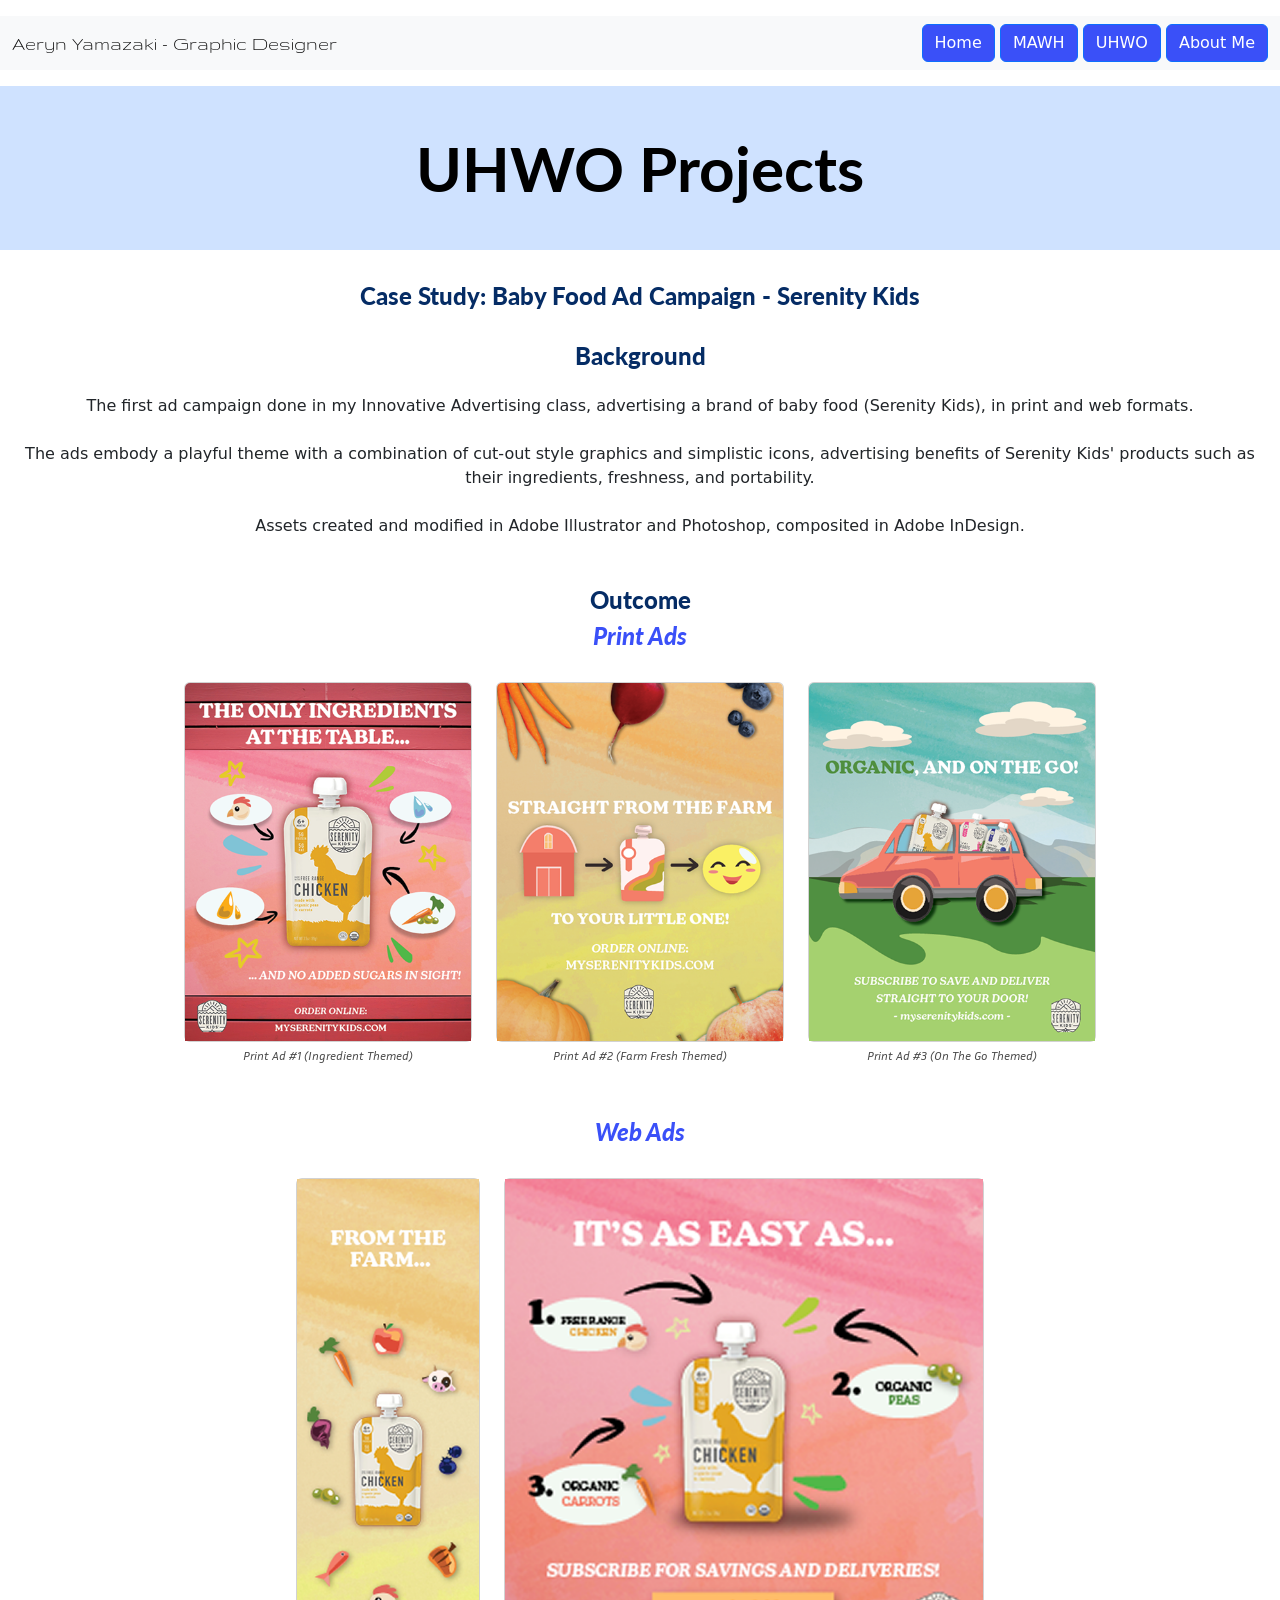
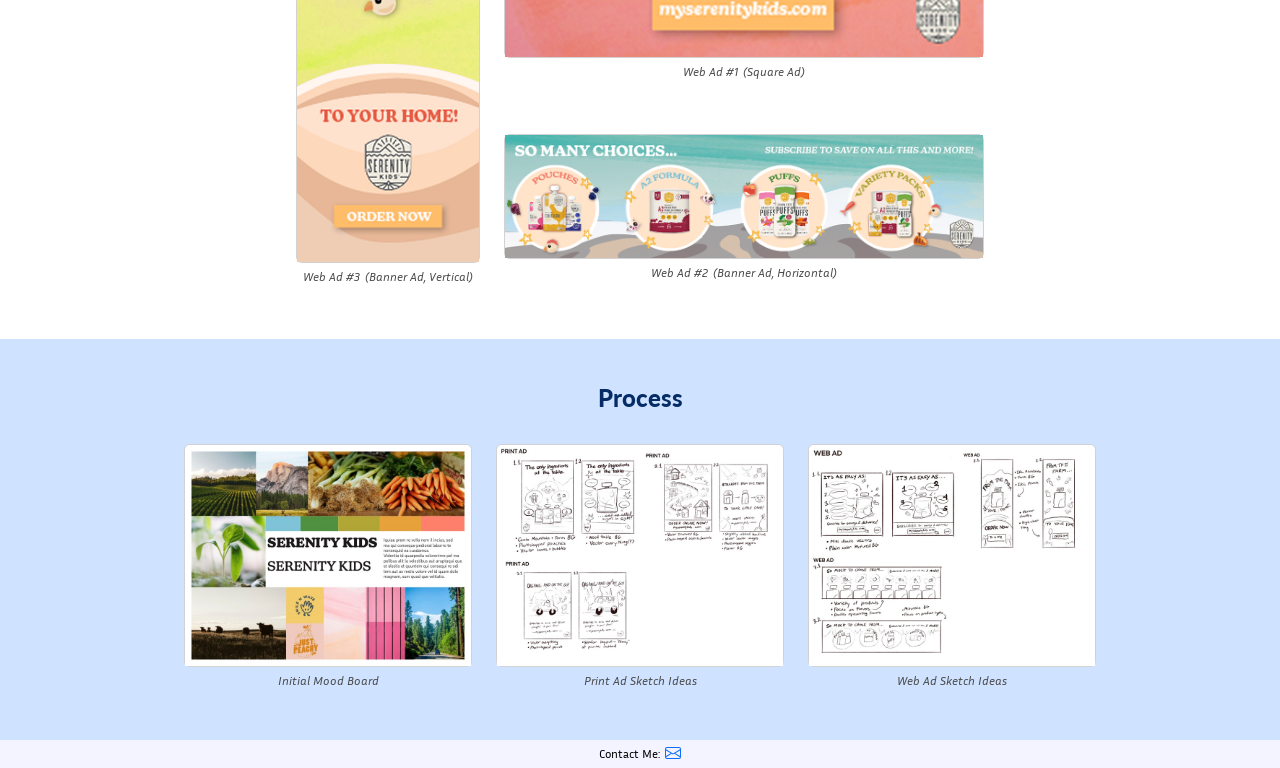
<file: uhwo1.html>
<!DOCTYPE html>
<html lang="en">
<head>
    <!-- REQUIRED: Meta Tags -->
    <meta charset="UTF-8">
    <meta name="viewport" content="width=device-width, initial-scale=1.0">

    <!-- REQUIRED: Page Title -->
    <title>Art of AY</title>

    <!-- REQUIRED: Bootstrap CSS -->
    <link href="https://cdn.jsdelivr.net/npm/bootstrap@5.3.3/dist/css/bootstrap.min.css" rel="stylesheet" integrity="sha384-QWTKZyjpPEjISv5WaRU9OFeRpok6YctnYmDr5pNlyT2bRjXh0JMhjY6hW+ALEwIH" crossorigin="anonymous">

    <!-- REQUIRED: Your Custom CSS-->
    <link rel="stylesheet" href="css/style.css">

    <!-- REQUIRED: Google Font API -->
    <link href="https://fonts.googleapis.com/css2?family=Sora:wght@400;700&display=swap" rel="stylesheet">
    <link rel="preconnect" href="https://fonts.googleapis.com">
      <link rel="preconnect" href="https://fonts.gstatic.com" crossorigin>
      <link href="https://fonts.googleapis.com/css2?family=Gruppo&display=swap" rel="stylesheet">    


      <link rel="preconnect" href="https://fonts.googleapis.com">
      <link rel="preconnect" href="https://fonts.gstatic.com" crossorigin>
      <link href="https://fonts.googleapis.com/css2?family=Lato:ital,wght@0,100;0,300;0,400;0,700;0,900;1,100;1,300;1,400;1,700;1,900&display=swap" rel="stylesheet">


      <link rel="preconnect" href="https://fonts.googleapis.com">
      <link rel="preconnect" href="https://fonts.gstatic.com" crossorigin>
      <link href="https://fonts.googleapis.com/css2?family=Inria+Sans:ital,wght@0,300;0,400;0,700;1,300;1,400;1,700&display=swap" rel="stylesheet">
</head>

<body>
    <!-- Content will go here -->
<!-- Start of Header Section -->
<header class="py-3">
   <nav class="navbar navbar-expand-lg navbar-light bg-light">
  <div class="container-fluid">
    <a class="navbar-brand" href="index.html">Aeryn Yamazaki - Graphic Designer</a>
    <button class="navbar-toggler" type="button" data-bs-toggle="collapse" data-bs-target="#navbarSupportedContent" aria-controls="navbarSupportedContent" aria-expanded="false" aria-label="Toggle navigation">
      <span class="navbar-toggler-icon"></span>
    </button>
    <div class="collapse navbar-collapse" id="navbarSupportedContent" style="justify-content: end;">
      <div class="d-grid gap-3 d-md-block" style="justify-content: end;">
  <a class="btn btn-primary" href="index.html">Home</a>
  <a class="btn btn-primary" href="mawh1.html">MAWH</a>
    <a class="btn btn-primary" href="uhwo2.html">UHWO</a>
  <a class="btn btn-primary" href="aboutme.html">About Me</a>
</div>
        

  </div>
</nav>


</header>
<!-- End of Header Section -->

<!-- Start of Hero Section -->
<section class="hero">
  <h1>UHWO Projects</h1>
</section>
<!-- End of Hero Section -->
<br>

<h2>Case Study: Baby Food Ad Campaign - Serenity Kids</h2>

<br>

<h2> Background</h2>

<div class="m-4">

  <div class="text" style="text-align: center;">
<p1>The first ad campaign done in my Innovative Advertising class, advertising a brand of baby food (Serenity Kids), in print and web formats. </p1>
<br>
<br>
<p1>The ads embody a playful theme with a combination of cut-out style graphics and simplistic icons, advertising benefits of Serenity Kids' products such as their ingredients, freshness, and portability.</p1>
<br>
<br>
<p1>Assets created and modified in Adobe Illustrator and Photoshop, composited in Adobe InDesign.</p1>
<br>
<br>
  </div>

</div>


<h2> Outcome</h2>
<h5>Print Ads</h5>
<br>

<!-- Start of Print Ads Row -->
<div class="container">
  <div class="row row-cols-auto" style="justify-content: center;">
    <div class="col"><div class="card" style="width: 18rem;">
  <img src="images/baby food print 1.png" class="card-img-top" alt="SK Ingredients Print Ad">
  </div>
  <div class="text" style="text-align: center;">
<p4>Print Ad #1 (Ingredient Themed)</p4>
  </div>
</div>

    <div class="col"><div class="card" style="width: 18rem;">
  <img src="images/baby food print 2.png" class="card-img-top" alt="SK Farm Fresh Print Ad">
  </div>
  <div class="text" style="text-align: center;">
<p4> Print Ad #2 (Farm Fresh Themed)</p4>
  </div>
</div>

    <div class="col"><div class="card" style="width: 18rem;">
  <img src="images/baby food print 3.png" class="card-img-top" alt="SK On The Go Print Ad">
  </div>
  <div class="text" style="text-align: center;">
<p4>Print Ad #3 (On The Go Themed)</p4>
  </div>
</div>
</div>
  </div>
</div>

<!-- End of Print Ads Row -->

<br>
<br>

<h5>Web Ads</h5>
<br>

<!-- Start of Web Ads Row -->

<div class="container">
  <div class="row row-cols-auto" style="justify-content: center;">
    <div class="col">
      <div class="card" style="width: 11.5rem;">
 <img src="images/baby food web ad 3.png" alt="SK Vertical Web Ad" style="width: 1500 px;">
      </div>
      <div class="text" style="text-align: center;">
   <p4>Web Ad #3</p4>
   <p4>(Banner Ad, Vertical)</p4>
      </div>
    </div>

    <div class="col"> 
      <div class="card" style="width: 30rem;">
<img src="images/baby food web ad 1.png" alt="SK Square Web Ad">
      </div>
      <div class="text" style="text-align: center;">
      <p4>Web Ad #1</p4>
      <p4>(Square Ad)</p4>
      </div>
    
      <br>
      <br>

      <div class=" card" style="width: 30rem;">
<img src="images/baby food web ad 2.png" alt="SK Horizontal Web Ad">
      </div>
      <div class="text" style="text-align: center;">
    <p4>Web Ad #2</p4>
    <p4>(Banner Ad, Horizontal)</p4>

      </div>
    </div>
  </div>
  
  </div>
</div>

<!-- End of Web Ads Row -->

<br>
<br>

<!-- Start of Process Section -->
<section class="Process"> 

<h2>Process</h2>
<br>

<div class="container">
  <div class="row row-cols-auto" style="justify-content: center;">
    <div class="col"><div class="card" style="width: 18rem;">
  <img src="images/[CM 351] Yamazaki - Baby Food Campaign MOOD BOARD.jpg" class="card-img-top" alt="Serenity Kids Mood Board">
</div>
<div class="text" style="text-align: center;">
<p4>Initial Mood Board</p4>
</div>
</div>
    
<div class="col"><div class="card" style="width: 18rem;">
  <img src="images/uhwo project 1 sketches 1.jpg" class="card-img-top" alt="Print Ad Sketch Concepts">
</div>
<div class="text" style="text-align: center;">
<p4>Print Ad Sketch Ideas</p4>
</div>
</div>
   
<div class="col"><div class="card" style="width: 18rem;">
  <img src="images/uhwo project 1 sketches 2.jpg" class="card-img-top" alt="Web Ad Sketch Concepts">
</div>
<div class="text" style="text-align: center;">
<p4>Web Ad Sketch Ideas</p4>
</div>
</div>
  </div>
</div>

</section>

<!-- End of Process Section -->

<!-- Start of Footer -->
<footer class="footer">
  <div class="text" style="text-align: center;">
<p3>Contact Me:</p3>
<a href="mailto: aeryny27@gmail.com"> 
 <svg xmlns="http://www.w3.org/2000/svg" width="16" height="16" fill="currentColor" class="bi bi-envelope" viewBox="0 0 16 16">
  <path d="M0 4a2 2 0 0 1 2-2h12a2 2 0 0 1 2 2v8a2 2 0 0 1-2 2H2a2 2 0 0 1-2-2zm2-1a1 1 0 0 0-1 1v.217l7 4.2 7-4.2V4a1 1 0 0 0-1-1zm13 2.383-4.708 2.825L15 11.105zm-.034 6.876-5.64-3.471L8 9.583l-1.326-.795-5.64 3.47A1 1 0 0 0 2 13h12a1 1 0 0 0 .966-.741M1 11.105l4.708-2.897L1 5.383z"/>
</svg>

</a>
  </div>
</footer>
<!-- End of Footer Section -->

    <!-- REQUIRED: Javascript -->
    <script src="https://cdn.jsdelivr.net/npm/bootstrap@5.3.3/dist/js/bootstrap.bundle.min.js" integrity="sha384-YvpcrYf0tY3lHB60NNkmXc5s9fDVZLESaAA55NDzOxhy9GkcIdslK1eN7N6jIeHz" crossorigin="anonymous"></script>
</body>

</html>
</file>
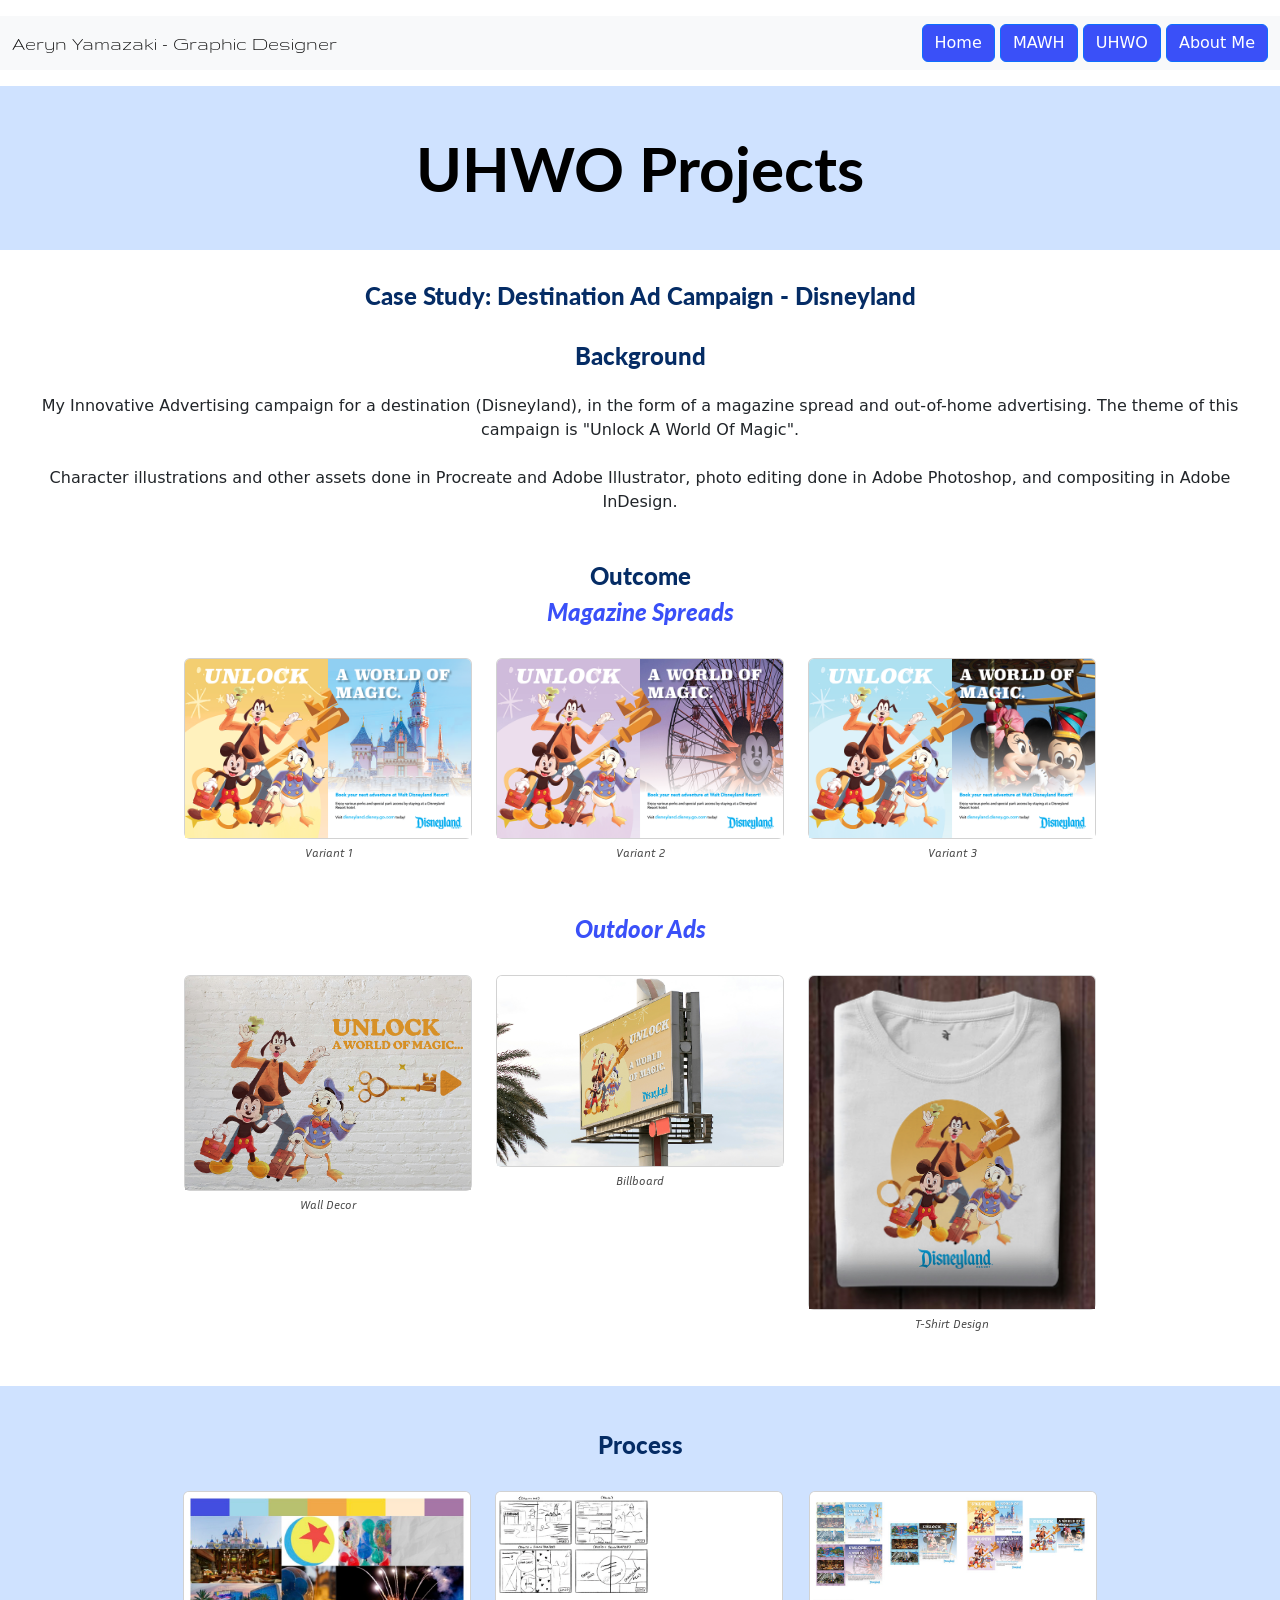
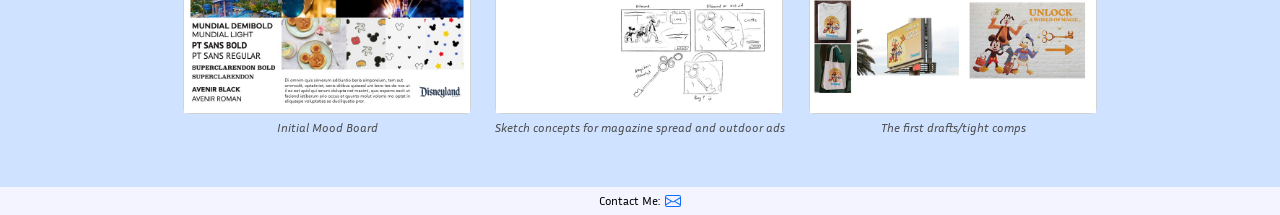
<file: uhwo2.html>
<!DOCTYPE html>
<html lang="en">
<head>
    <!-- REQUIRED: Meta Tags -->
    <meta charset="UTF-8">
    <meta name="viewport" content="width=device-width, initial-scale=1.0">

    <!-- REQUIRED: Page Title -->
    <title>Art of AY</title>

    <!-- REQUIRED: Bootstrap CSS -->
    <link href="https://cdn.jsdelivr.net/npm/bootstrap@5.3.3/dist/css/bootstrap.min.css" rel="stylesheet" integrity="sha384-QWTKZyjpPEjISv5WaRU9OFeRpok6YctnYmDr5pNlyT2bRjXh0JMhjY6hW+ALEwIH" crossorigin="anonymous">

    <!-- REQUIRED: Your Custom CSS-->
    <link rel="stylesheet" href="css/style.css">

    <!-- REQUIRED: Google Font API -->
    <link href="https://fonts.googleapis.com/css2?family=Sora:wght@400;700&display=swap" rel="stylesheet">
    <link rel="preconnect" href="https://fonts.googleapis.com">
      <link rel="preconnect" href="https://fonts.gstatic.com" crossorigin>
      <link href="https://fonts.googleapis.com/css2?family=Gruppo&display=swap" rel="stylesheet">    


      <link rel="preconnect" href="https://fonts.googleapis.com">
      <link rel="preconnect" href="https://fonts.gstatic.com" crossorigin>
      <link href="https://fonts.googleapis.com/css2?family=Lato:ital,wght@0,100;0,300;0,400;0,700;0,900;1,100;1,300;1,400;1,700;1,900&display=swap" rel="stylesheet">


      <link rel="preconnect" href="https://fonts.googleapis.com">
      <link rel="preconnect" href="https://fonts.gstatic.com" crossorigin>
      <link href="https://fonts.googleapis.com/css2?family=Inria+Sans:ital,wght@0,300;0,400;0,700;1,300;1,400;1,700&display=swap" rel="stylesheet">
</head>

<body>
    <!-- Content will go here -->
<!-- Start of Header Section -->
<header class="py-3">
   <nav class="navbar navbar-expand-lg navbar-light bg-light">
  <div class="container-fluid">
    <a class="navbar-brand" href="index.html">Aeryn Yamazaki - Graphic Designer</a>
    <button class="navbar-toggler" type="button" data-bs-toggle="collapse" data-bs-target="#navbarSupportedContent" aria-controls="navbarSupportedContent" aria-expanded="false" aria-label="Toggle navigation">
      <span class="navbar-toggler-icon"></span>
    </button>
    <div class="collapse navbar-collapse" id="navbarSupportedContent" style="justify-content: end;">
      <div class="d-grid gap-3 d-md-block" style="justify-content: end;">
  <a class="btn btn-primary" href="index.html">Home</a>
  <a class="btn btn-primary" href="mawh1.html">MAWH</a>
    <a class="btn btn-primary" href="uhwo1.html">UHWO</a>
  <a class="btn btn-primary" href="aboutme.html">About Me</a>
</div>
        

  </div>
</nav>


</header>
<!-- End of Header Section -->

<!-- Start of Hero Section -->
<section class="hero">
  <h1>UHWO Projects</h1>
</section>
<!-- End of Hero Section -->
<br>

<h2>Case Study: Destination Ad Campaign - Disneyland</h2>

<br>

<h2> Background</h2>

<div class="m-4">

  <div class="text" style="text-align: center;">
<p1>My Innovative Advertising campaign for a destination (Disneyland), in the form of a magazine spread and out-of-home advertising. The theme of this campaign is "Unlock A World Of Magic".  </p1>
<br>
<br>
<p1>Character illustrations and other assets done in Procreate and Adobe Illustrator, photo editing done in Adobe Photoshop, and compositing in Adobe InDesign.</p1>
<br>
<br>

  </div>

</div>

<h2> Outcome</h2>
<h5>Magazine Spreads</h5>
<br>

<!-- Start of Magazine Row -->
<div class="container">
  <div class="row row-cols-auto" style="justify-content: center;">
    <div class="col"><div class="card" style="width: 18rem;">
  <img src="images/disney magazine 1.png" class="card-img-top" alt="Disney Magazine Spread Yellow Castle">
  </div>
  <div class="text" style="text-align: center;">
<p4>Variant 1</p4>
  </div>
</div>

    <div class="col"><div class="card" style="width: 18rem;">
  <img src="images/disney magazine 2.png" class="card-img-top" alt="Disney Magazine Spread Purple Ferris Wheel">
  </div>
  <div class="text" style="text-align: center;">
<p4> Variant 2</p4>
  </div>
</div>

    <div class="col"><div class="card" style="width: 18rem;">
  <img src="images/disney magazine 3.png" class="card-img-top" alt="Disney Magazine Spread Blue Mickey">
  </div>
  <div class="text" style="text-align: center;">
<p4>Variant 3</p4>
  </div>
</div>
</div>
  </div>
</div>

<!-- End of Magazine Row -->

<br>
<br>

<h5>Outdoor Ads</h5>
<br>

<!-- Start of Outdoor Row -->

<div class="container">
  <div class="row row-cols-auto" style="justify-content: center;">
    <div class="col"><div class="card" style="width: 18rem;">
  <img src="images/disney wall mockup.png" class="card-img-top" alt="Mickey Donald Goofy Wall Art">
  </div>
  <div class="text" style="text-align: center;">
<p4>Wall Decor</p4>
  </div>
</div>

    <div class="col"><div class="card" style="width: 18rem;">
  <img src="images/disney billboard.png" class="card-img-top" alt="Disney Billboard">
  </div>
  <div class="text" style="text-align: center;">
<p4> Billboard</p4>
  </div>
</div>

    <div class="col"><div class="card" style="width: 18rem;">
  <img src="images/disney t shirt.png" class="card-img-top" alt="Mickey Donald Goofy White Shirt Design">
  </div>
  <div class="text" style="text-align: center;">
<p4>T-Shirt Design</p4>
  </div>
</div>
</div>
  </div>
</div>

<!-- End of Outdoor Row -->

<br>
<br>

<!-- Start of Process Section -->
<section class="Process"> 

<h2>Process</h2>
<br>

<div class="container">
  <div class="row row-cols-auto" style="justify-content: center;">
    <div class="col"><div class="card" style="width: 18rem;">
  <img src="images/[CM 351] Yamazaki - Disneyland Campaign MOOD BOARD.jpg" class="card-img-top" alt="Disneyland Project Moodboard">
</div>
<div class="text" style="text-align: center;">
<p4>Initial Mood Board</p4>
</div>
</div>
    
<div class="col"><div class="card" style="width: 18rem;">
  <img src="images/uhwo project 2 sketches.jpg" class="card-img-top" alt="Disneyland magazine and outdoor ad sketch concepts">
</div>
<div class="text" style="text-align: center;">
<p4>Sketch concepts for magazine spread and outdoor ads</p4>
</div>
</div>
   
<div class="col"><div class="card" style="width: 18rem;">
  <img src="images/uhwo project 2 tight comps.jpg" class="card-img-top" alt="Disneyland Project First Draft">
</div>
<div class="text" style="text-align: center;">
<p4>The first drafts/tight comps</p4>
</div>
</div>
  </div>
</div>

</section>

<!-- End of Process Section -->

<!-- Start of Footer -->
<footer class="footer">
  <div class="text" style="text-align: center;">
<p3>Contact Me:</p3>
<a href="mailto: aeryny27@gmail.com"> 
 <svg xmlns="http://www.w3.org/2000/svg" width="16" height="16" fill="currentColor" class="bi bi-envelope" viewBox="0 0 16 16">
  <path d="M0 4a2 2 0 0 1 2-2h12a2 2 0 0 1 2 2v8a2 2 0 0 1-2 2H2a2 2 0 0 1-2-2zm2-1a1 1 0 0 0-1 1v.217l7 4.2 7-4.2V4a1 1 0 0 0-1-1zm13 2.383-4.708 2.825L15 11.105zm-.034 6.876-5.64-3.471L8 9.583l-1.326-.795-5.64 3.47A1 1 0 0 0 2 13h12a1 1 0 0 0 .966-.741M1 11.105l4.708-2.897L1 5.383z"/>
</svg>

</a>
  </div>
</footer>
<!-- End of Footer Section -->

    <!-- REQUIRED: Javascript -->
    <script src="https://cdn.jsdelivr.net/npm/bootstrap@5.3.3/dist/js/bootstrap.bundle.min.js" integrity="sha384-YvpcrYf0tY3lHB60NNkmXc5s9fDVZLESaAA55NDzOxhy9GkcIdslK1eN7N6jIeHz" crossorigin="anonymous"></script>
</body>

</html>
</file>
<file: css/style.css>
/* AY Navbar Logo */
.navbar-collapse {
    display: flex;
    align-items: center;
    justify-content: right;
    height:fit-content;
    width: 100%;
    position: sticky;
    top:0%;
}

.navbar-brand {color: var(--Gray-800, #000000);
font-family: 'Gruppo', serif;
font-size: 20px;
font-style: normal;
font-weight: 400;
line-height: normal;}

.navbar-toggler {
    display:flex;
    justify-content: right;
    position: sticky;
}

.nav-item {color:#3A50F8;
font-family: 'Lato';
font-size: 20px;
font-style: normal;
font-weight: 400;
line-height: normal;
text-align: right;
justify-content: end;}



/* AY HI Heading */
h1 {color: var(--Gray-800, #000000);
font-family: 'Lato', serif;
font-size: 62px;
font-style: normal;
font-weight: 700;
line-height: normal;
text-align: center;}

h1 {background-color: rgb(207, 226, 255);
padding: 45px}

/* AY H2 Heading */
h2 {color: #052C65;
font-family: 'Lato';
font-size: 24px;
font-style: normal;
font-weight: 900;
line-height: 28px; /* 116.667% */
text-align: center;}

/* AY H3 Heading */
h3 {color: #000000;
font-family: 'Lato';
font-size: 24px;
font-style: normal;
font-weight: 900;
line-height: 28px; /* 116.667% */
text-align: left;}

/* AY H4 Heading */
h4 {color: #000000;
font-family: 'Lato';
font-size: 24px;
font-style: normal;
font-weight: 900;
line-height: 28px; /* 116.667% */
text-align: center;}

.btn {background-color: #3A50F8;}

.AboutMe {background-color: rgb(207, 226, 255);
padding: 45px;
align-content: center;}

.Process {background-color: rgb(207, 226, 255);
padding: 45px;
align-content: center;}

/* AY Secondary Project Heading */
h5 {color: #3A50F8;
font-family: 'Lato';
font-size: 24px;
font-style: italic;
font-weight: 900;
line-height: 28px; /* 116.667% */
text-align: center;}

/* AY Body Text */
p {color: #000000;
font-family: 'Inria Sans';
font-size: 15px;
font-style: normal;
font-weight: 400;
line-height: 28px; /* 116.667% */}

/* About Me Body Text */
p2 {color: #000000;
font-family: 'Inria Sans';
font-size: 20px;
font-style: normal;
font-weight: 400;
line-height: 15px; /* 116.667% */
text-align: center}

p3 
{color: #000000;
font-family: 'Inria Sans';
font-size: 12px;
font-style: normal;
font-weight: 400;
line-height: 28px; /* 116.667% */
text-align: center}

p4
{color: #4a4a4a;
font-family: 'Inria Sans';
font-size: 12px;
font-style: italic;
font-weight: 400;
line-height: 28px; /* 116.667% */
text-align: center}

.footer {background-color: #f3f4ff;}
</file>
